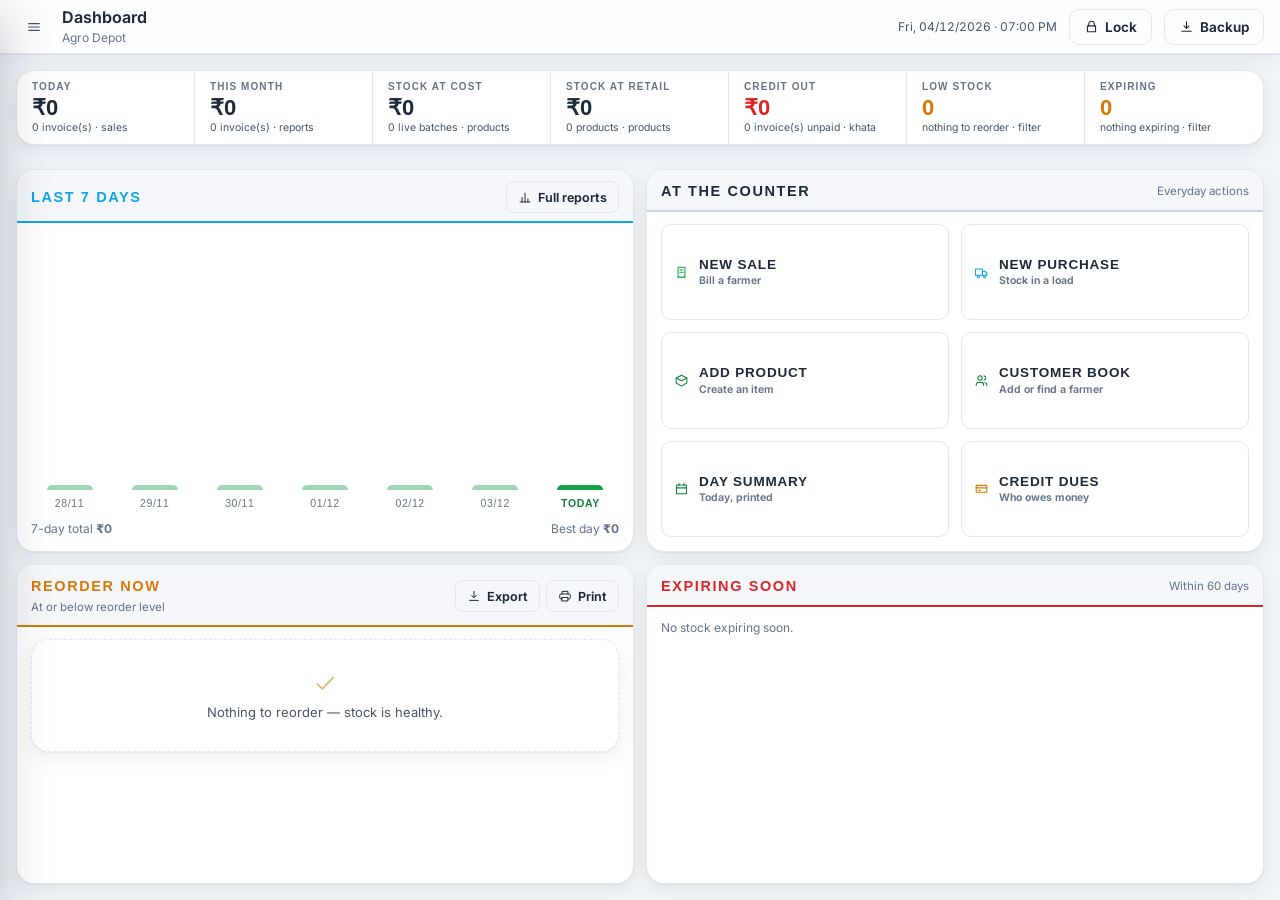
<file: src/assets/index.html>
<!DOCTYPE html>
<html lang="en">
<head>
  <meta charset="UTF-8" />
  <meta name="viewport" content="width=device-width, initial-scale=1.0" />
  <meta http-equiv="Content-Security-Policy" content="object-src 'none'; base-uri 'none'; form-action 'none'" />
  <meta name="referrer" content="no-referrer" />
  <title>Fertilizer Shop Inventory</title>
  <link rel="icon" type="image/x-icon" href="assets/app.ico" />
  <link rel="icon" type="image/svg+xml" href="assets/logo.svg" />
  <link rel="stylesheet" href="css/fonts.css" />
  <link rel="stylesheet" href="css/styles.css" />
  <script>try { var t = localStorage.getItem("fs_theme"); if (t) document.documentElement.setAttribute("data-theme", t); } catch (e) {}</script>
</head>
<body>
  <div id="app" class="app-shell">
    <aside class="sidebar" id="sidebar">
      <div class="brand">
        <div class="brand-logo" aria-hidden="true">
          <svg viewBox="0 0 64 64" width="26" height="26"><g fill="none" stroke="currentColor" stroke-width="5" stroke-linecap="round"><path d="M32 47V27"/><path d="M19 47q13-6 26 0"/></g><path fill="currentColor" d="M32 32c-9 0-15-6-15-14 9 0 15 6 15 14Z"/><path fill="currentColor" d="M32 27c0-8 6-14 15-14 0 8-6 14-15 14Z"/></svg>
        </div>
        <div class="brand-text">
          <strong id="brand-name">Agro Depot</strong>
          <span>Inventory Manager</span>
        </div>
      </div>
      <nav class="nav" id="nav">
        <button class="nav-item active" data-view="dashboard"><i class="ico" data-ico="grid"></i> Dashboard</button>
        <div class="nav-group">Sell</div>
        <button class="nav-item" data-view="pos"><i class="ico" data-ico="sale"></i> Point of Sale</button>
        <button class="nav-item" data-view="sales"><i class="ico" data-ico="cart"></i> Sales History</button>
        <button class="nav-item" data-view="customers"><i class="ico" data-ico="users"></i> Customers</button>
        <button class="nav-item" data-view="credit"><i class="ico" data-ico="card"></i> Credit Book</button>
        <div class="nav-group">Stock</div>
        <button class="nav-item" data-view="products"><i class="ico" data-ico="box"></i> Products</button>
        <button class="nav-item" data-view="stockhist"><i class="ico" data-ico="clock"></i> Stock History</button>
        <div class="nav-group">Buy</div>
        <button class="nav-item" data-view="purchases"><i class="ico" data-ico="truck"></i> Purchases</button>
        <button class="nav-item" data-view="payables"><i class="ico" data-ico="cash"></i> Payables</button>
        <button class="nav-item" data-view="suppliers"><i class="ico" data-ico="factory"></i> Suppliers</button>
        <div class="nav-group">Insight</div>
        <button class="nav-item" data-view="reports"><i class="ico" data-ico="chart"></i> Reports</button>
        <div class="nav-group">System</div>
        <button class="nav-item" data-view="settings"><i class="ico" data-ico="gear"></i> Settings</button>
      </nav>
      <div class="sidebar-foot">
        <div class="offline-badge" title="All data is stored locally on this computer">
          <span class="dot"></span> Offline &middot; Local data
        </div>
      </div>
    </aside>

    <div class="main">
      <header class="topbar">
        <button class="icon-btn menu-toggle" id="menu-toggle" title="Menu"><i class="ico" data-ico="hamburger"></i></button>
        <div class="topbar-title">
          <h1 id="page-title">Dashboard</h1>
          <span id="page-sub" class="page-sub"></span>
        </div>
        <div class="topbar-right">
          <div class="clock" id="clock"></div>
          <button class="btn btn-ghost" id="quick-lock" title="Lock the app now (requires a PIN)"><i class="ico" data-ico="lock"></i><span class="btn-t"> Lock</span></button>
          <button class="btn btn-ghost" id="quick-export" title="Download a backup of all data"><i class="ico" data-ico="download"></i><span class="btn-t"> Backup</span></button>
        </div>
      </header>

      <main class="content" id="view" aria-live="polite">
        <div class="loading">Loading…</div>
      </main>
    </div>
  </div>

  <div id="modal-root"></div>
  <div id="toast-root" class="toast-root"></div>
  <div id="print-area" class="print-area"></div>

  <noscript>
    <div style="padding:24px;font-family:sans-serif">This app requires JavaScript. Please enable it and reload.</div>
  </noscript>

  <script src="js/shared/util.js"></script>
  <script src="js/backend/db.js"></script>
  <script src="js/backend/store.js"></script>
  <script src="js/frontend/qrcode.js"></script>
  <script src="js/frontend/ui.js"></script>
  <script src="js/frontend/views-core.js"></script>
  <script src="js/frontend/view-dashboard.js"></script>
  <script src="js/frontend/view-pos.js"></script>
  <script src="js/frontend/view-products.js"></script>
  <script src="js/frontend/view-sales.js"></script>
  <script src="js/frontend/view-customers.js"></script>
  <script src="js/frontend/view-credit.js"></script>
  <script src="js/frontend/view-purchases.js"></script>
  <script src="js/frontend/view-payables.js"></script>
  <script src="js/frontend/view-suppliers.js"></script>
  <script src="js/frontend/view-stockhist.js"></script>
  <script src="js/frontend/view-reports.js"></script>
  <script src="js/frontend/view-settings.js"></script>
  <script src="js/frontend/app.js"></script>
</body>
</html>
</file>
<file: src/assets/css/fonts.css>
/* Inter, vendored from Google Fonts (variable latin subset).
   Bundled locally: the APK runs offline and the page CSP has no remote source. */
@font-face {
  font-family: "Inter";
  font-style: normal;
  font-weight: 100 900;
  font-display: swap;
  src: url("../fonts/inter-var-latin.woff2") format("woff2");
  unicode-range: U+0000-00FF, U+0131, U+0152-0153, U+02BB-02BC, U+02C6, U+02DA, U+02DC,
    U+0304, U+0308, U+0329, U+2000-206F, U+2074, U+20AC, U+2122, U+2191, U+2193, U+2212,
    U+2215, U+FEFF, U+FFFD;
}
</file>
<file: src/assets/css/styles.css>
/* =========================================================
   Fertilizer Shop Inventory — offline local web app
   Self-contained styles (no external fonts / CDNs)
   ========================================================= */

:root {
  color-scheme: light;
  --bg: #0f1720;
  --bg-soft: #16212c;
  --panel: #ffffff;
  --panel-2: #f5f7fa;
  --border: #e2e8f0;
  --border-strong: #cbd5e1;
  --text: #1e293b;
  --text-soft: #475569;
  --text-mute: #64748b;
  --brand: #16a34a;
  --brand-dark: #15803d;
  --brand-soft: #dcfce7;
  --accent: #0ea5e9;
  --danger: #dc2626;
  --danger-soft: #fee2e2;
  --warn: #d97706;
  --warn-soft: #fef3c7;
  --info: #2563eb;
  --info-soft: #dbeafe;
  --brand-rgb: 34,197,94;
  --brand-ring: rgba(22,163,74,.15);
  --brand-shadow: rgba(22,163,74,.12);
  --row-hover: #f8fafc;
  --chip-gray: #eef2f6;
  --overlay: rgba(15,23,32,.55);
  --radius: 11px;
  --radius-sm: 8px;
  /* Signage faces for the products shelf — Bahnschrift (DIN) ships with Windows, so it stays offline.
     Roboto Condensed is the matching DIN-ish face on Android (the APK), so the signage survives there. */
  --font-slab: "Bahnschrift SemiCondensed", "Bahnschrift Condensed", "Bahnschrift", "DIN Alternate", "Arial Narrow", "Roboto Condensed", "sans-serif-condensed", "Segoe UI", sans-serif;
  --font-num: "Bahnschrift", "DIN Alternate", "Roboto Condensed", "sans-serif-condensed", "Segoe UI", sans-serif;
  /* Motion: exponential ease-out, everything entering the screen. Tuned for a
     120Hz counter/tablet screen — a frame is 8.3ms, so entrances are short and
     only what the eye can follow is animated. */
  --ease-out: cubic-bezier(.16, 1, .3, 1);
  --dur-1: 110ms;
  --dur-2: 180ms;
  --dur-3: 320ms;
  --sack: repeating-linear-gradient(135deg, rgba(15, 23, 32, .022) 0 2px, transparent 2px 7px);
  --shadow: 0 1px 2px rgba(16, 24, 40, .06), 0 6px 20px rgba(16, 24, 40, .07);
  --shadow-lg: 0 16px 48px rgba(16, 24, 40, .24);
  --sidebar-w: 232px;
  /* One rhythm for the space between things that sit beside each other: cards,
     tiles, form rows. Toolbar buttons keep their own tighter gap. */
  --gap: 12px;
}

* { box-sizing: border-box; }
html, body { height: 100%; }
body {
  margin: 0;
  font-family: "Segoe UI", system-ui, -apple-system, Roboto, Arial, sans-serif;
  color: var(--text);
  background: var(--panel-2);
  font-size: 13.5px;
  line-height: 1.45;
  -webkit-font-smoothing: antialiased;
}
button, input, select, textarea { font-family: inherit; font-size: inherit; }
h1, h2, h3, h4 { margin: 0; font-weight: 650; }
a { color: var(--brand-dark); text-underline-offset: 2px; }

/* ---------- Browser surfaces, themed rather than left to defaults ---------- */
::selection { background: var(--brand-soft); color: var(--brand-dark); }
input, textarea, select { caret-color: var(--brand); }
:focus-visible { outline: 2px solid var(--brand); outline-offset: 2px; }
* { scrollbar-width: thin; scrollbar-color: var(--border-strong) transparent; }
::-webkit-scrollbar { width: 11px; height: 11px; }
::-webkit-scrollbar-track { background: transparent; }
::-webkit-scrollbar-thumb { background: var(--border-strong); border: 3px solid transparent; border-radius: 99px; background-clip: padding-box; }
::-webkit-scrollbar-thumb:hover { background: var(--text-mute); background-clip: padding-box; }
.num, .tabular { font-variant-numeric: tabular-nums; }

/* ---------- App shell ---------- */
.app-shell { display: flex; min-height: 100vh; }

/* The rail is a drawer at every width. Standing in the layout it cost 231px of
   the counter Pad's 1334px, which is the difference between three product
   columns on the billing shelf and five — and a Pad now uses one navigation
   gesture in both orientations, the same one a phone already used. */
.sidebar {
  width: var(--sidebar-w);
  background: linear-gradient(180deg, #10231a 0%, #0f1720 100%);
  color: #cbd5e1;
  display: flex;
  flex-direction: column;
  position: fixed;
  z-index: 60;
  left: 0;
  top: 0;
  height: 100vh;
  transform: translateX(-100%);
  transition: transform var(--dur-2) var(--ease-out);
  box-shadow: var(--shadow-lg);
}
.sidebar.open { transform: none; }
.brand {
  display: flex; align-items: center; gap: 9px;
  padding: 14px 14px 11px;
  border-bottom: 1px solid rgba(255,255,255,.07);
}
.brand-logo {
  width: 34px; height: 34px; border-radius: 9px;
  background: var(--brand); color: #06210f;
  display: grid; place-items: center; flex: 0 0 auto;
}
.brand-text { display: flex; flex-direction: column; line-height: 1.15; min-width: 0; }
.brand-text strong { color: #fff; font-size: 13.5px; white-space: nowrap; overflow: hidden; text-overflow: ellipsis; }
.brand-text span { color: #7f97a8; font-size: 11px; letter-spacing: .04em; text-transform: uppercase; }

.nav { padding: 8px; display: flex; flex-direction: column; gap: 3px; overflow-y: auto; flex: 1; }
.nav-item {
  display: flex; align-items: center; gap: 10px;
  min-height: 38px; padding: 8px 12px; border-radius: 9px;
  background: transparent; border: 0; color: #b6c4d2;
  cursor: pointer; text-align: left; width: 100%;
  font-size: 13.5px; font-weight: 550; transition: background .15s, color .15s;
}
.nav-item .ico { width: 19px; height: 19px; opacity: .8; }
.nav-item:hover { background: rgba(255,255,255,.06); color: #fff; }
.nav-item.active { background: linear-gradient(90deg, rgba(var(--brand-rgb),.22), rgba(var(--brand-rgb),.06)); color: #fff; box-shadow: inset 3px 0 0 var(--brand); }
.nav-group { margin: 12px 12px 4px; font-size: 11px; letter-spacing: .09em; text-transform: uppercase; color: #8aa0b2; font-weight: 600; }
.nav-group:first-child { margin-top: 2px; }

.sidebar-foot { padding: 12px 16px 16px; border-top: 1px solid rgba(255,255,255,.07); }
.offline-badge { display: flex; align-items: center; gap: 7px; font-size: 11px; color: #7f97a8; }
.offline-badge .dot { width: 7px; height: 7px; border-radius: 50%; background: #22c55e; border: 1px solid rgba(34,197,94,.45); }

.main { flex: 1; min-width: 0; display: flex; flex-direction: column; }

.topbar {
  /* auto height, not a fixed 54px: a two-line page title plus its subtitle is 58px and
     used to spill out of the bar on a tablet held upright. */
  min-height: 54px; background: var(--panel); border-bottom: 1px solid var(--border);
  display: flex; align-items: center; gap: 10px; padding: 0 16px;
  position: sticky; top: 0; z-index: 20;
}
.topbar-title { display: flex; flex-direction: column; min-width: 0; flex: 1; }
.topbar-title h1 { font-size: 16px; }
.page-sub { font-size: 12px; color: var(--text-mute); }
.topbar-right { display: flex; align-items: center; gap: 12px; }
.clock { font-size: 12px; color: var(--text-soft); font-variant-numeric: tabular-nums; white-space: nowrap; }
.menu-toggle { display: inline-flex; }
.icon-btn.menu-toggle { display: inline-flex; }

.content { padding: 16px; flex: 1; display: flex; flex-direction: column; }
/* A column of flex items would shrink to fit the box, which on a long page means
   the ledger silently squashes instead of scrolling. Nothing gives height up; the
   working screens ask for the leftover explicitly below. */
.content > * { flex-shrink: 0; }
/* The counter Pad is 800 CSS px tall and these two screens used to stop 161px and
   110px above the bottom edge, leaving a band of bare page background under the
   cards. Both dashboard rows share the slack; the POS grid takes all of it. */
.content > .grid.cols-2.mt, .content > .pos { flex-grow: 1; }
/* The view fade used to sit here. It animated every node on the screen at once,
   on top of the reveal wave, so a screen change cost a full-page composite;
   the reveal alone carries the entrance now. */
.loading { padding: 48px; text-align: center; color: var(--text-mute); }

/* ---------- Generic components ---------- */
.card {
  background-color: var(--panel); background-image: var(--sack);
  border: 1px solid var(--border);
  border-radius: var(--radius); box-shadow: var(--shadow); padding: 14px;
  display: flex; flex-direction: column;
}
/* A card in a two-column row is stretched to its taller neighbour. Without this
   the leftover height sits as a hole at the bottom of the shorter card; with it
   the launcher tiles and the ledger share the card out instead. */
.card > .quick-grid { flex: 1; grid-auto-rows: 1fr; }
.card > .table-wrap, .card > .ptiles { flex: 1; }
/* A card head is a shelf sign: DIN lettering over a band rule that runs edge to edge.
   --band-c is set only where a section carries meaning (a category, money in/out, credit). */
.card-head {
  position: relative; display: flex; align-items: center; justify-content: space-between; gap: 10px;
  margin: -14px -14px 12px; padding: 11px 14px 8px;
  border-bottom: 2px solid var(--band-c, var(--border-strong));
  border-radius: var(--radius) var(--radius) 0 0;
}
.card-head h2 { font-family: var(--font-slab); font-size: 14.5px; font-weight: 700; letter-spacing: .11em; text-transform: uppercase; color: var(--band-c, var(--text)); }
.card-head .sub { font-size: 11.5px; color: var(--text-mute); font-weight: 400; }
.section-title { font-family: var(--font-slab); font-size: 12.5px; font-weight: 700; text-transform: uppercase; letter-spacing: .12em; color: var(--text-soft); margin: 0 0 9px; padding-bottom: 5px; border-bottom: 1px solid var(--border); }

.grid { display: grid; gap: var(--gap); }
/* A grid track will not shrink below its content min-width, so a wide ledger inside a
   card can push the whole page sideways instead of scrolling inside its own wrapper.
   This belonged at every width; it only ever applied on a phone. */
.grid > *, .card { min-width: 0; }
.grid.cols-2 { grid-template-columns: repeat(2, 1fr); }
.grid.cols-3 { grid-template-columns: repeat(3, 1fr); }
.grid.cols-4 { grid-template-columns: repeat(4, 1fr); }
.stack { display: flex; flex-direction: column; gap: 12px; }
.row { display: flex; gap: 9px; align-items: center; flex-wrap: wrap; }
.spread { display: flex; gap: 9px; align-items: center; justify-content: space-between; flex-wrap: wrap; }
.tk { font-family: var(--font-slab); font-size: 10.5px; letter-spacing: .1em; text-transform: uppercase; color: var(--text-mute); font-weight: 700; }
.grow { flex: 1; min-width: 0; }
.mt { margin-top: 12px; }
.mt-sm { margin-top: 8px; }
.muted { color: var(--text-mute); }
.soft { color: var(--text-soft); }
.small { font-size: 12px; }
.right { text-align: right; }
.center { text-align: center; }
.nowrap { white-space: nowrap; }
.tabular { font-variant-numeric: tabular-nums; }

button.badge { border: 0; font-family: inherit; cursor: pointer; }
button.badge:hover { filter: brightness(.95); }

/* Buttons */
.btn {
  display: inline-flex; align-items: center; justify-content: center; gap: 6px;
  min-height: 36px; padding: 8px 14px; border-radius: var(--radius-sm); border: 1px solid var(--border-strong);
  background: var(--panel); color: var(--text); cursor: pointer; font-weight: 650; font-size: 13.5px;
  transition: filter .12s, background .12s, border-color .12s, transform .05s; white-space: nowrap;
}
.btn:hover { filter: brightness(.97); }
.btn:active { transform: translateY(1px); }
.btn:disabled { opacity: .5; cursor: not-allowed; }
.btn-primary { background: var(--brand); border-color: var(--brand); color: #fff; }
.btn-primary:hover { background: var(--brand-dark); border-color: var(--brand-dark); filter: none; }
.btn-danger { background: var(--danger); border-color: var(--danger); color: #fff; }
.btn-ghost { background: transparent; border-color: var(--border); }
.btn-sm { min-height: 32px; padding: 6px 11px; font-size: 12.5px; border-radius: 8px; }
.btn-block { width: 100%; }
.icon-btn { background: transparent; border: 1px solid transparent; border-radius: 8px; cursor: pointer; padding: 7px 9px; min-width: 34px; min-height: 34px; color: var(--text-soft); font-size: 16px; display: inline-flex; align-items: center; justify-content: center; }
.icon-btn:hover { background: var(--panel-2); color: var(--text); }

/* Drawn icons (see H.ico) — inherit the control's colour */
.ico { width: 16px; height: 16px; flex: 0 0 auto; fill: none; stroke: currentColor; stroke-width: 1.7; stroke-linecap: round; stroke-linejoin: round; }

/* Counter launcher — the buttons a shopkeeper hits all day */
.quick-grid { display: grid; grid-template-columns: repeat(2, minmax(0, 1fr)); gap: var(--gap); }
.quick { display: flex; align-items: center; gap: 10px; min-height: 46px; padding: 8px 12px; text-align: left; justify-content: flex-start; }
.quick .ico { width: 20px; height: 20px; color: var(--band-c, var(--brand-dark)); }
.quick b { font-family: var(--font-slab); font-size: 13.5px; font-weight: 700; letter-spacing: .06em; text-transform: uppercase; display: block; line-height: 1.2; }
.quick i { font-style: normal; font-size: 10.5px; color: var(--text-mute); display: block; margin-top: 1px; }
.quick:hover { border-color: var(--band-c, var(--brand)); }

/* Tables — the shop ledger: DIN micro-headers, tabular numerals, hairline rules */
.table-wrap { overflow-x: auto; border: 1px solid var(--border); border-radius: var(--radius); background: var(--panel); }
/* width:100% let the browser squeeze a column below its own content, which is how
   "INV-0001-ECT" ended up on three lines and each row on a phone three rows tall.
   Columns now keep their natural width and the wrapper scrolls instead. */
table.data { width: auto; min-width: 100%; border-collapse: collapse; }
/* The first column of every ledger here is an identifier — invoice no, product name,
   batch no. Hyphens let it break mid-word, and the auto algorithm happily starves it
   while other columns take their full width, so a bill number ended up three lines
   tall. Identifiers read as one token or not at all. */
table.data th:first-child, table.data td:first-child { white-space: nowrap; }
table.data th, table.data td { padding: 9px 12px; text-align: left; border-bottom: 1px solid var(--border); }
table.data th { background: var(--panel-2); font-family: var(--font-slab); font-size: 10.5px; letter-spacing: .11em; text-transform: uppercase; color: var(--text-soft); font-weight: 700; position: sticky; top: 0; border-bottom: 2px solid var(--band-c, var(--border-strong)); }
table.data tbody tr { transition: background var(--dur-1) ease; }
table.data tbody tr:hover { background: var(--row-hover); }
table.data tbody tr:last-child td { border-bottom: 0; }
table.data td.num, table.data th.num { text-align: right; font-variant-numeric: tabular-nums; }
table.data td.num { font-family: var(--font-num); font-weight: 600; font-size: 13.5px; }
table.data .actions { display: flex; gap: 6px; justify-content: flex-end; }
.empty-row td { text-align: center; padding: 30px 18px; }
.er-in { display: flex; flex-direction: column; align-items: center; gap: 7px; color: var(--text-soft); font-size: 13px; }
.er-in .ico { width: 24px; height: 24px; color: var(--band-c, var(--text-mute)); opacity: .55; }
.er-in .er-hint { font-size: 11.5px; color: var(--text-mute); }
.total-row td { font-family: var(--font-num); font-weight: 700; background: var(--panel-2); border-top: 2px solid var(--border-strong); }
table.data tbody tr[data-pid] { cursor: pointer; }
table.data tbody tr[data-pid]:hover td:first-child { box-shadow: inset 2px 0 0 var(--band-c, var(--brand)); }

/* Badges */
.badge { display: inline-flex; align-items: center; gap: 5px; padding: 3px 9px; border-radius: 999px; font-size: 11.5px; font-weight: 650; line-height: 1.5; white-space: nowrap; }
/* A 999px radius is a pill; two lines inside it is not. "Due ₹825" used to break in
   a narrow Payment column and render as a wrapped blob. */
.badge.green { background: var(--brand-soft); color: var(--brand-dark); }
.badge.red { background: var(--danger-soft); color: #b91c1c; }
.badge.amber { background: var(--warn-soft); color: #b45309; }
.badge.blue { background: var(--info-soft); color: #1d4ed8; }
.badge.gray { background: var(--chip-gray); color: var(--text-soft); }
.badge.teal { background: #ccfbf1; color: #0f766e; }

/* Forms */
.field { display: flex; flex-direction: column; gap: 5px; }
.field > label { font-size: 12px; font-weight: 600; color: var(--text-soft); }
.field .hint { font-size: 11px; color: var(--text-mute); }
.input, .select, .textarea {
  width: 100%; min-height: 36px; padding: 8px 10px; border: 1px solid var(--border-strong); border-radius: var(--radius-sm);
  background: var(--panel); color: var(--text); font-size: 13.5px; transition: border-color .12s, box-shadow .12s;
}
.input:focus, .select:focus, .textarea:focus { outline: 2px solid var(--brand); outline-offset: 1px; border-color: var(--brand); }
.textarea { min-height: 64px; resize: vertical; }
.input.invalid, .select.invalid, .textarea.invalid { border-color: var(--danger); box-shadow: 0 0 0 3px rgba(220,38,38,.12); }
/* The field is focused when it is rejected, so the focus ring must not argue with it. */
.input.invalid:focus, .select.invalid:focus, .textarea.invalid:focus { outline-color: var(--danger); }
.form-grid { display: grid; grid-template-columns: repeat(2, 1fr); gap: var(--gap); }
.form-grid .full { grid-column: 1 / -1; }
/* Short, related fields — a phone, an email, a GSTIN — read faster three across
   than as another row of the two-column grid. Guarded by width so a phone still
   gets one field per line. */
@media (min-width: 761px) { .form-grid.thirds { grid-template-columns: repeat(3, 1fr); } }
/* The 44px label floor lines up a label that carries a tap target with a plain
   text one beside it. A form whose labels are all plain text pays that floor for
   nothing, so it opts out and the card stops being two screens tall. */
.form-grid.lab-tight .field > label { display: block; min-height: 0; }
/* Two-tier forms: what a transaction needs stays open, the shop's optional
   detail folds away behind one disclosure used by every screen. */
.form-fold { margin-top: 13px; border-top: 1px solid var(--border); }
.pf-check .checkbox { min-height: 36px; color: var(--text-soft); }
.fold-btn {
  display: flex; align-items: center; gap: 9px; width: 100%; min-height: 44px; padding: 10px 2px;
  background: none; border: 0; text-align: left; cursor: pointer; font: inherit; color: var(--text-soft);
}
.fold-btn:hover { color: var(--text); }
.fold-btn .fold-t { font-family: var(--font-slab); font-size: 12.5px; font-weight: 700; letter-spacing: .11em; text-transform: uppercase; }
.fold-btn .fold-hint { font-size: 11.5px; color: var(--text-mute); letter-spacing: 0; text-transform: none; }
.fold-btn .ico { width: 15px; height: 15px; flex: 0 0 auto; transition: transform var(--dur-1) var(--ease-out); }
.fold-btn[aria-expanded="true"] .ico { transform: rotate(90deg); }
.fold-body { margin-top: 4px; }
.fold-body .section-title { margin-top: 6px; }
/* One purchase line: product, batch, mfg, expiry, qty, cost, remove. */
.pu-row { display: grid; grid-template-columns: 2.4fr 1fr 1fr 1fr .8fr 1fr auto; gap: 8px; align-items: end; margin-bottom: 8px; }
.pu-row .pu-prod { grid-column: span 1; }
.checkbox { display: inline-flex; align-items: center; gap: 8px; cursor: pointer; font-weight: 500; }
.checkbox input { width: 17px; height: 17px; accent-color: var(--brand); }
.search {
  display: flex; align-items: center; gap: 7px; min-height: 36px; background: var(--panel);
  border: 1px solid var(--border-strong); border-radius: var(--radius-sm); padding: 0 10px;
}
.search input { border: 0; padding: 8px 0; width: 100%; background: transparent; outline: none; color: var(--text); font-size: 13.5px; text-overflow: ellipsis; }
.search input::placeholder { color: var(--text-mute); }
.search .s-clear {
  display: none; border: 0; background: transparent; color: var(--text-mute);
  cursor: pointer; font-size: 13px; line-height: 1; padding: 5px 2px; border-radius: 6px;
}
.search input:not(:placeholder-shown) ~ .s-clear { display: flex; align-items: center; }
.search .s-clear:hover { color: var(--text); background: var(--panel-2); }
.search .s-ico { color: var(--text-mute); }
.search .s-clear .ico { width: 13px; height: 13px; }

/* Inline text button (e.g. inside a field label) */
.link-btn { border: 0; background: none; padding: 0; cursor: pointer; color: var(--brand-dark); font-size: 11px; font-weight: 650; }
.link-btn:hover { text-decoration: underline; }

/* Customer book rows */
.cp-row { display: flex; align-items: center; gap: 10px; padding: 8px 10px; margin-bottom: 6px; border: 1px solid var(--border); border-radius: var(--radius-sm); background: var(--panel-2); }
.cp-main { flex: 1 1 auto; min-width: 0; }
.cp-meta { display: flex; align-items: center; gap: 6px; flex-wrap: wrap; }
.cp-act { display: flex; gap: 6px; flex-shrink: 0; }
@media (max-width: 640px) { .cp-row { flex-wrap: wrap; } .cp-meta { flex: 1 1 100%; } }

/* Toolbar */
.toolbar { position: relative; display: flex; gap: 8px; align-items: center; flex-wrap: wrap; padding-bottom: 10px; margin-bottom: 12px; border-bottom: 2px solid var(--band-c, var(--border)); }
.toolbar::after {
  content: ""; position: absolute; left: 0; right: 0; bottom: -2px; height: 2px;
  background: var(--band-c, var(--border-strong)); transform-origin: left center;
  animation: draw var(--dur-3) var(--ease-out) both;
}
.toolbar .search { flex: 1; min-width: 180px; }
/* A date range is one thought: "from" and "to" belong to the same pair. The group
   used to shrink and wrap its own second field onto the next line, orphaning the
   "to" label. Below the phone breakpoint it may still wrap, because there the
   fields genuinely cannot share a line. */
@media (min-width: 760px) { .toolbar .row { flex-wrap: nowrap; } }

/* Export popover — shared by every list's ⬇ Export button */
.btn-export.open { border-color: var(--brand); background: var(--brand-soft); color: var(--brand-dark); }
.exp-pop {
  position: fixed; z-index: 150; width: 320px; max-width: calc(100vw - 24px);
  background: var(--panel); border: 1px solid var(--border-strong); border-radius: var(--radius);
  box-shadow: var(--shadow-lg); overflow: hidden;
  animation: expIn .14s ease-out;
}
@keyframes expIn { from { opacity: 0; transform: translateY(-4px); } to { opacity: 1; transform: none; } }
.exp-head { display: flex; align-items: flex-start; gap: 10px; padding: 12px 10px 12px 14px; border-bottom: 1px solid var(--border); background: var(--panel-2); }
.exp-head strong { font-size: 13.5px; }
.exp-sub { font-size: 11.5px; color: var(--text-mute); }
.exp-head .exp-x { margin-left: auto; }
.exp-body { padding: 12px 14px 13px; }
.exp-lbl { font-size: 10.5px; font-weight: 700; letter-spacing: .07em; text-transform: uppercase; color: var(--text-mute); margin-bottom: 6px; display: flex; align-items: center; gap: 6px; }
.exp-body .exp-lbl + .exp-scope, .exp-body .exp-lbl + .exp-cols { margin-bottom: 13px; }
.exp-n { background: var(--chip-gray); color: var(--text-soft); border-radius: 999px; padding: 1px 7px; font-size: 10.5px; letter-spacing: 0; }
.exp-scope { display: grid; gap: 6px; }
.exp-opt {
  display: flex; align-items: flex-start; gap: 9px; padding: 8px 10px; cursor: pointer;
  border: 1px solid var(--border); border-radius: var(--radius-sm); background: var(--panel);
  transition: border-color .12s, background .12s;
}
.exp-opt:hover { border-color: var(--border-strong); }
.exp-opt.sel { border-color: var(--brand); background: var(--brand-soft); }
.exp-opt input { margin: 2px 0 0; accent-color: var(--brand); }
.exp-opt span { display: flex; flex-direction: column; line-height: 1.35; }
.exp-opt b { font-size: 12.5px; }
.exp-opt i { font-style: normal; font-size: 11px; color: var(--text-mute); }
.exp-cols { display: flex; flex-wrap: wrap; gap: 5px; max-height: 104px; overflow: auto; }
.exp-cols span { font-size: 11px; padding: 2px 8px; border-radius: 999px; background: var(--chip-gray); color: var(--text-soft); white-space: nowrap; }
.exp-cols .exp-none { color: var(--text-mute); background: none; padding-left: 0; }
.exp-count { font-size: 11.5px; color: var(--text-mute); border-top: 1px dashed var(--border); padding-top: 10px; }
.exp-count strong { color: var(--text); font-size: 13px; }
.exp-foot { display: flex; gap: 8px; padding: 10px 12px; border-top: 1px solid var(--border); background: var(--panel-2); }
.exp-foot .btn { flex: 1; }
@media (max-width: 640px) { .exp-pop { width: calc(100vw - 24px); } }

/* Modal */
.modal-overlay {
  /* No backdrop-filter: blurring the whole viewport re-renders every frame the
     dialog moves and every frame the page behind it scrolls. The scrim alone. */
  position: fixed; inset: 0; background: var(--overlay);
  display: flex; align-items: flex-start; justify-content: center; padding: 40px 16px; z-index: 100; overflow-y: auto;
}
/* A dialog is capped to the screen and scrolls its own body. The product detail
   sheet is 1086px tall on an 800px-tall Pad, which left its Close and Save
   buttons below the fold with no hint that the card continued. */
.modal {
  background: var(--panel); border: 1px solid var(--border); border-radius: var(--radius); box-shadow: var(--shadow-lg);
  width: 100%; max-width: 560px; max-height: calc(100vh - 80px); animation: pop var(--dur-2) var(--ease-out);
  display: flex; flex-direction: column;
}
.modal.wide { max-width: 860px; }
.modal.narrow { max-width: 420px; }
@keyframes pop { from { opacity: 0; transform: translateY(-10px); } to { opacity: 1; transform: none; } }
.modal-head {
  position: relative; display: flex; align-items: center; justify-content: space-between; gap: 10px;
  padding: 12px 15px 10px; margin-bottom: 4px; border-bottom: 2px solid var(--band-c, var(--border-strong));
}
.modal-head::after {
  content: ""; position: absolute; left: 0; right: 0; bottom: -2px; height: 2px;
  background: var(--band-c, var(--border-strong)); transform-origin: left center;
  animation: draw var(--dur-3) var(--ease-out) both;
}
.modal-head h3 { font-family: var(--font-slab); font-size: 14px; font-weight: 700; letter-spacing: .05em; color: var(--band-c, var(--text)); display: flex; align-items: center; gap: 8px; }
.modal-head h3 .ico { width: 17px; height: 17px; }
.modal-body { padding: 14px; flex: 1; min-height: 0; overflow-y: auto; }
.modal-foot { display: flex; gap: 8px; justify-content: flex-end; padding: 11px 15px; border-top: 1px solid var(--border); background: var(--panel-2); border-radius: 0 0 var(--radius) var(--radius); }

/* Toast */
.toast-root { position: fixed; right: 18px; bottom: 18px; z-index: 200; display: flex; flex-direction: column; gap: 10px; max-width: 360px; }
.toast {
  background: #0f1720; color: #e2e8f0; padding: 12px 15px; border-radius: 10px; box-shadow: var(--shadow-lg);
  display: flex; align-items: center; gap: 10px; animation: slide var(--dur-2) var(--ease-out);
}
.toast .ico { width: 16px; height: 16px; flex: 0 0 auto; color: var(--brand); }
.toast.error .ico { color: #f87171; }
.toast.warn .ico { color: #fbbf24; }
.toast .t-msg { flex: 1; }
@keyframes slide { from { opacity: 0; transform: translateX(20px); } to { opacity: 1; transform: none; } }

/* POS layout */
/* Both columns fill the same box, so the shelf and the bill finish at the same
   line instead of leaving a 104px step at the bottom of the working screen. */
.pos { display: grid; grid-template-columns: 1fr clamp(360px, 30vw, 420px); gap: var(--gap); align-items: stretch; }
.pos-catalog { max-height: calc(100vh - 90px); overflow-y: auto; padding-top: 0; }
.pos-topbar {
  position: sticky; top: 0; z-index: 6;
  display: flex; align-items: center; gap: 10px;
  /* Bleeds to the card's inner edge like every other card head, so its rule line
     is the same length as the one under "Shop details" or "Sales in range". */
  background: var(--panel); padding: 10px 14px 8px; margin: 0 -14px 8px;
  border-bottom: 1px solid var(--border);
}
.pos-topbar .ptb-count { font-size: 12px; font-weight: 650; color: var(--text-soft); background: var(--chip-gray); padding: 3px 9px; border-radius: 999px; }
.pos-topbar .ptb-total { margin-left: auto; font-size: 13px; color: var(--text-soft); }
.pos-topbar .ptb-total strong { font-family: var(--font-num); font-size: 19px; font-weight: 800; color: var(--brand-dark); font-variant-numeric: tabular-nums; margin-left: 4px; }
.pos-topbar #ptb-pay { min-width: 104px; }
.cat-chips { display: flex; gap: 6px; flex-wrap: wrap; margin-bottom: 10px; }
.chip { padding: 7px 13px; border-radius: 999px; border: 1px solid var(--border-strong); background: var(--panel); cursor: pointer; font-size: 13px; font-weight: 650; color: var(--text-soft); min-height: 34px; }
.chip.active { background: var(--brand); border-color: var(--brand); color: #fff; }
/* 168px minimum left the counter shelf one column short of five with the rail out
   of the way. Tile counts at other widths are unchanged: the columns stretch to
   fill either way, this only decides how many fit. */
.prod-grid { display: grid; grid-template-columns: repeat(auto-fill, minmax(158px, 1fr)); gap: var(--gap); }
.prod-card { display: flex; flex-direction: column; border: 1px solid var(--border); border-radius: 10px; padding: 10px; cursor: pointer; background: var(--panel); box-shadow: var(--shadow); content-visibility: auto; contain-intrinsic-size: auto 200px; transition: border-color var(--dur-1) var(--ease-out), box-shadow var(--dur-1) var(--ease-out), transform var(--dur-1) var(--ease-out); }
/* The lift is a mouse affordance. On touch, :hover sticks after a tap, so a
   finger would leave tiles raised and shadowed until the next tap elsewhere. */
@media (hover: hover) and (pointer: fine) {
  .prod-card:hover { border-color: var(--band-c, var(--brand)); box-shadow: var(--shadow-lg); transform: translateY(-2px); }
}
.prod-card:active { transform: translateY(1px); }
.prod-card.out { opacity: .55; cursor: not-allowed; box-shadow: none; }
.prod-card .p-name { font-weight: 650; font-size: 13px; line-height: 1.25; display: -webkit-box; -webkit-line-clamp: 2; -webkit-box-orient: vertical; overflow: hidden; overflow-wrap: anywhere; }
.prod-card .p-meta { font-size: 10.5px; color: var(--text-mute); margin-top: 3px; white-space: nowrap; overflow: hidden; text-overflow: ellipsis; }
/* Price and stock pinned to the foot of the card: a tile with a photo and one
   without share a row, and the two heights only look deliberate if the money
   line lands at the same y across the row. */
.prod-card .p-bot { display: flex; justify-content: space-between; align-items: center; margin-top: auto; padding-top: 8px; }
.prod-card .p-price { font-family: var(--font-num); font-weight: 700; font-size: 15.5px; color: var(--brand-dark); font-variant-numeric: tabular-nums; }

/* =========================================================
   Counter-ledger system — shared across every surface.
   Signage lettering, hue-coded bands, ledger rows, stock meters.
   ========================================================= */
[data-cat="Insecticide"] { --band-c: #dc2626; }
[data-cat="Fungicide"] { --band-c: #1e40af; }
[data-cat="Herbicide"] { --band-c: #ea580c; }
[data-cat="PGR"] { --band-c: #0891b2; }
[data-cat="Organic"] { --band-c: #65a30d; }
[data-hue="in"] { --band-c: var(--brand); }
[data-hue="due"] { --band-c: var(--warn); }
[data-hue="out"] { --band-c: var(--danger); }
[data-hue="info"] { --band-c: var(--accent); }

/* metrics ribbon — one dense strip in place of a row of stat cards */
.metrics { display: flex; flex-wrap: wrap; background-color: var(--panel); background-image: var(--sack); border: 1px solid var(--border); border-radius: var(--radius); box-shadow: var(--shadow); overflow: hidden; margin-bottom: 12px; }
.metrics .seg { padding: 9px 15px; min-width: 128px; flex: 1 1 128px; border-right: 1px solid var(--border); }
.metrics .seg:last-child { border-right: 0; }
.metrics .seg .k { font-family: var(--font-slab); font-size: 10px; font-weight: 600; letter-spacing: .11em; text-transform: uppercase; color: var(--text-mute); }
.metrics .seg .v { font-family: var(--font-num); font-size: 22px; font-weight: 700; line-height: 1.15; font-variant-numeric: tabular-nums; }
.metrics .seg .h { font-size: 10.5px; color: var(--text-soft); }
.metrics .seg.in .v { color: var(--brand-dark); }
.metrics .seg.info .v { color: var(--accent); }
.metrics .seg.warn .v, .metrics .seg.due .v { color: var(--warn); }
.metrics .seg.bad .v, .metrics .seg.out .v { color: var(--danger); }
.metrics .seg.warn .h, .metrics .seg.bad .h { color: var(--text-soft); }
.metrics .seg.act { cursor: pointer; transition: background var(--dur-1) ease; }
.metrics .seg.act:hover { background: var(--row-hover); }
.metrics .seg.act[aria-pressed="true"] { background: var(--brand-soft); }
.metrics .seg.act[aria-pressed="true"] .k { color: var(--brand-dark); }

/* filter bar + hue chips */
.filters { display: flex; gap: 8px; align-items: center; flex-wrap: wrap; margin-bottom: 9px; }
.filters .search { flex: 1; min-width: 190px; }
.cats { display: flex; gap: 6px; flex-wrap: wrap; margin-bottom: 14px; }
.cchip { display: inline-flex; align-items: center; gap: 6px; padding: 5px 11px; min-height: 29px; border-radius: 999px; border: 1px solid var(--border-strong); background: var(--panel); color: var(--text-soft); font-size: 12px; font-weight: 650; cursor: pointer; transition: background var(--dur-1) ease, color var(--dur-1) ease, border-color var(--dur-1) ease; }
.cchip .cdot { width: 8px; height: 8px; border-radius: 50%; background: var(--band-c, var(--brand)); flex: 0 0 auto; }
.cchip .cn { font-family: var(--font-num); font-size: 11px; opacity: .75; font-variant-numeric: tabular-nums; }
.cchip:hover { border-color: var(--band-c, var(--brand)); color: var(--text); }
.cchip.active { background: var(--band-c, var(--brand)); border-color: var(--band-c, var(--brand)); color: #fff; }
.cchip.active .cdot { background: rgba(255, 255, 255, .92); }
.cchip.active .cn { opacity: .85; }

/* band: a labelled rack sitting on the page ground — what hangs on it is the card */
.band { margin-bottom: 18px; }
.band-head { position: relative; display: flex; align-items: center; gap: 9px; flex-wrap: wrap; padding: 0 2px 8px; margin-bottom: 11px; border-bottom: 2px solid transparent; }
.band-head h2 { font-family: var(--font-slab); font-size: 15px; font-weight: 700; letter-spacing: .12em; text-transform: uppercase; color: var(--band-c, var(--text)); }
.band-head .bh-n { font-family: var(--font-num); font-size: 11px; color: var(--text-mute); border: 1px solid var(--border-strong); border-radius: 999px; padding: 1px 8px; }
.band-head .bh-val { margin-left: auto; font-size: 11px; color: var(--text-mute); }
.band-head .bh-val strong { font-family: var(--font-num); font-size: 13px; color: var(--text-soft); font-weight: 700; }

/* The one authored moment: every section rule racks out from its spine. */
.card-head::after, .band-head::after { content: ""; position: absolute; left: 0; right: 0; bottom: -2px; height: 2px; background: var(--band-c, var(--border-strong)); transform-origin: left center; animation: draw var(--dur-3) var(--ease-out) both; }
.band-head::after { animation-delay: calc(var(--i, 0) * 45ms); }
@keyframes draw { from { transform: scaleX(0); } to { transform: scaleX(1); } }

.ptiles { display: grid; grid-template-columns: repeat(auto-fill, minmax(198px, 1fr)); gap: var(--gap); }
/* A 270-tile shelf is 5,000 nodes. Skipping layout and paint for the tiles off
   screen is what keeps scrolling at panel rate; the intrinsic size keeps the
   scrollbar honest until a tile is actually measured. */
.ptile { position: relative; display: flex; flex-direction: column; padding: 10px 11px; background: var(--panel); border: 1px solid var(--border); border-radius: 10px; box-shadow: var(--shadow); cursor: pointer; overflow: hidden; content-visibility: auto; contain-intrinsic-size: auto 148px; transition: transform var(--dur-1) var(--ease-out), box-shadow var(--dur-1) var(--ease-out), border-color var(--dur-1) var(--ease-out); }

@media (hover: hover) and (pointer: fine) {
  .ptile:hover { transform: translateY(-2px); box-shadow: var(--shadow-lg); border-color: var(--band-c, var(--border-strong)); }
}
/* Touch needs a press state instead: the tile answers the tap, not the cursor. */
.ptile:active { transform: translateY(1px); }
.ptile:focus-visible { outline: 2px solid var(--band-c, var(--brand)); outline-offset: 2px; }
.ptile .pk { display: flex; gap: 9px; align-items: flex-start; }
.ptile .pk img, .ptile .pk .noimg { width: 44px; height: 44px; border-radius: 7px; object-fit: cover; border: 1px solid var(--border); background: var(--panel-2); flex: 0 0 auto; }
.ptile .pk .noimg { display: flex; align-items: center; justify-content: center; color: var(--text-mute); }
.ptile .pk .noimg .ico { width: 22px; height: 22px; opacity: .5; }
.ptile .pn { font-size: 12.8px; font-weight: 650; line-height: 1.24; display: -webkit-box; -webkit-line-clamp: 2; -webkit-box-orient: vertical; overflow: hidden; overflow-wrap: anywhere; }
.ptile .pm { font-size: 11px; color: var(--text-mute); margin-top: 2px; white-space: nowrap; overflow: hidden; text-overflow: ellipsis; }
.ptile .pflag { position: absolute; top: 7px; right: 8px; font-family: var(--font-slab); font-size: 11px; font-weight: 700; letter-spacing: .08em; background: var(--danger); color: #fff; padding: 1px 6px; border-radius: 4px; }
.ptile .pbody { flex: 1; min-width: 0; }
.ptile .pfoot { display: flex; align-items: baseline; gap: 7px; margin-top: 9px; }
.ptile .pstock { font-family: var(--font-num); font-size: 15.5px; font-weight: 700; font-variant-numeric: tabular-nums; }
.ptile.low .pstock { color: var(--warn); }
.ptile.out .pstock { color: var(--danger); }
.ptile.out .pk img { filter: grayscale(1); opacity: .45; }
.ptile .puom { font-size: 11px; color: var(--text-mute); }
.ptile .pprice { margin-left: auto; font-family: var(--font-num); font-size: 15px; font-weight: 700; color: var(--brand-dark); font-variant-numeric: tabular-nums; }
.ptile .pprice.need, .prod-card .p-price .need { font-family: var(--font-slab); font-size: 10.5px; font-weight: 700; letter-spacing: .09em; color: var(--warn); border-bottom: 1px dashed var(--warn); padding-bottom: 1px; }
.meter { height: 3px; border-radius: 2px; background: var(--chip-gray); overflow: hidden; margin-top: 7px; }
.meter i { display: block; height: 100%; width: var(--mw, 0%); background: var(--brand); }
.ptile.low .meter i { background: var(--warn); }
.ptile.out .meter i { background: var(--danger); }
.ptile.fresh .pstock { color: var(--text-mute); }
.ptile.fresh .meter i { background: var(--border-strong); }
.ptile .pquick { display: flex; gap: 6px; margin-top: 8px; padding-top: 7px; border-top: 1px solid var(--border); }
.ptile .pquick button { flex: 1; font-family: var(--font-slab); font-size: 10px; font-weight: 700; letter-spacing: .08em; text-transform: uppercase; min-height: 24px; border: 1px solid var(--border-strong); border-radius: 6px; background: var(--panel-2); color: var(--text-soft); cursor: pointer; transition: background var(--dur-1) ease, color var(--dur-1) ease, border-color var(--dur-1) ease; }
.ptile .pquick button:hover { background: var(--brand-soft); border-color: var(--brand); color: var(--brand-dark); }
@keyframes riseIn { from { opacity: 0; transform: translateY(8px); } to { opacity: 1; transform: none; } }

/* The page-open reveal: each group rises in a short wave. H.reveal() marks the
   children once per view entry, so a search repaint never replays it. */
.rv {
  animation: riseIn var(--rv-dur, var(--dur-2)) var(--ease-out) both;
  animation-delay: calc((var(--b, 0) + var(--i, 0)) * var(--rv-step, 40ms));
}
.ptiles { --rv-step: 14ms; --rv-dur: var(--dur-3); }
.cats { --rv-step: 26ms; }
.table-wrap > table > tbody { --rv-step: 26ms; }
@media (max-width: 1180px) { .ptiles { grid-template-columns: repeat(auto-fill, minmax(172px, 1fr)); } }

/* Shared empty / not-found state for any surface */
.empty-state { text-align: center; padding: 30px 20px; color: var(--text-soft); background-color: var(--panel); background-image: var(--sack); border: 1px dashed var(--border-strong); border-radius: var(--radius); font-size: 13px; }
.empty-state .ico { display: block; width: 26px; height: 26px; margin: 0 auto 7px; color: var(--band-c, var(--text-mute)); opacity: .55; }
.empty-state .es-ico { font-size: 22px; opacity: .5; }
.empty-state .es-hint { font-size: 11.5px; color: var(--text-mute); margin-top: 3px; }

@media (prefers-reduced-motion: reduce) {
  .rv { animation-name: fadeIn; animation-delay: 0ms; }
  .card-head::after, .band-head::after, .toolbar::after, .modal-head::after { animation: none; }
  .exp-pop, .modal, .toast { animation: none; }
  .ptile:hover, .prod-card:hover, .ptile:active, .prod-card:active, .btn:active { transform: none; }
  .fold-btn .ico, .icon-btn .chev, .sidebar { transition: none; }
}
@keyframes fadeIn { from { opacity: 0 } to { opacity: 1 } }
.pcard-thumb { display: block; width: 100%; aspect-ratio: 1 / 1; height: auto; object-fit: cover; border-radius: 6px; margin-bottom: 8px; background: var(--panel-2); border: 1px solid var(--border); }
.pcard-thumb.none { display: flex; align-items: center; justify-content: center; color: var(--text-mute); opacity: .5; }
.pcard-thumb.none .ico { width: 30px; height: 30px; }
/* At the counter a card has one job: be tapped. With no photo on file, 194px of a
   298px card went to an empty frame around a leaf glyph, so only three products
   fitted on the tablet at once. Where there is no picture there is nothing to
   frame — the name, category band, price and stock carry the tile. */
.pos-catalog .pcard-thumb.none { display: none; }
.icon-btn .ico { width: 16px; height: 16px; }
.icon-btn .chev { transition: transform var(--dur-1) var(--ease-out); }
.icon-btn .chev.open { transform: rotate(90deg); }
.btn .ico { width: 15px; height: 15px; }
.btn-sm .ico { width: 14px; height: 14px; }
.chip .ico { width: 14px; height: 14px; }
.link-btn .ico { width: 14px; height: 14px; vertical-align: -2px; }
.prod-hero { display: flex; align-items: flex-end; gap: 14px; margin-bottom: 12px; }
.prod-hero img { max-height: 150px; max-width: 190px; border-radius: var(--radius-sm); border: 1px solid var(--border); object-fit: contain; background: var(--panel-2); }
.img-picker { display: flex; align-items: center; gap: 12px; }
.img-preview { width: 80px; height: 80px; border-radius: var(--radius-sm); border: 1px dashed var(--border-strong); background: var(--panel-2); display: flex; align-items: center; justify-content: center; overflow: hidden; flex: 0 0 auto; }
.img-preview img { width: 100%; height: 100%; object-fit: cover; }
.img-empty { font-size: 12px; color: var(--text-mute); }
.img-actions { display: flex; flex-direction: column; gap: 8px; }
.img-lightbox { text-align: center; }
.img-lightbox img { max-width: 100%; max-height: 70vh; border-radius: var(--radius-sm); }

/* The bill card is painted into a wrapper by the view, so stretching the grid
   column alone leaves the card at its content height inside a taller wrapper. */
#pos-cart { display: flex; min-width: 0; }
/* The floor keeps the bill at working height when a search or a category leaves
   the shelf with two tiles to fill, which would otherwise drag the row down. */
.cart { border: 1px solid var(--border); border-radius: var(--radius); background: var(--panel); box-shadow: var(--shadow); position: sticky; top: 66px; flex: 1; min-height: calc(100vh - 180px); display: flex; flex-direction: column; max-height: calc(100vh - 90px); }
.cart-head { padding: 9px 13px; border-bottom: 1px solid var(--border); font-weight: 650; display: flex; justify-content: space-between; align-items: center; }
.cart-items { overflow-y: auto; flex: 1; padding: 3px 7px; display: flex; flex-direction: column; }
.cart-line { display: flex; align-items: center; gap: 8px; flex: 0 0 auto; padding: 7px 8px; border-bottom: 1px dashed var(--border); }
.cart-line:last-child { border-bottom: 0; }
/* A pack photo in the line is what confirms you billed the right one when a
   brand ships several look-alike bags. Kept at the size of the text block so it
   never adds height — the cart panel is the tightest surface on the screen.
   No photo on file, no box reserved for one. */
.cart-line .cl-thumb { width: 34px; height: 34px; flex: 0 0 auto; object-fit: cover; border-radius: 6px; border: 1px solid var(--border); background: var(--panel-2); }
.cart-line .cl-text { flex: 1; min-width: 0; }
.cart-line .cl-name { font-weight: 650; font-size: 13px; }
.cart-line .cl-meta { font-size: 11.5px; color: var(--text-mute); }
/* The stepper used to sit on a third row of its own, which made every line 102px
   tall and left room for one item in the panel. Price/stock and the +/- controls
   share a row now: the line is the height of one tap target, not three. */
.cart-line .cl-row { display: flex; align-items: center; justify-content: space-between; gap: 8px; margin-top: 3px; }
.cart-line .cl-ctl { display: flex; align-items: center; gap: 6px; flex: 0 0 auto; }
.cart-line .cl-right { flex: 0 0 auto; display: flex; flex-direction: column; align-items: flex-end; justify-content: center; gap: 2px; }
.qty-input { width: 60px; min-height: 36px; text-align: center; padding: 5px; font-family: var(--font-num); font-size: 15px; font-weight: 700; font-variant-numeric: tabular-nums; }
.cart-line .cl-total { font-family: var(--font-num); font-weight: 700; font-size: 14.5px; font-variant-numeric: tabular-nums; text-align: right; }
.cart-foot { border-top: 1px solid var(--border); padding: 10px 13px; background: var(--panel-2); border-radius: 0 0 var(--radius) var(--radius); }
.sum-line { display: flex; justify-content: space-between; padding: 2px 0; font-size: 12px; }
/* Subtotal / Discount / Tax are read only when something looks wrong, so they no
   longer each take a full row above the Total. */
.sum-strip { display: flex; justify-content: space-between; gap: 8px; font-size: 11.5px; color: var(--text-mute); }
.sum-strip b { font-family: var(--font-num); font-weight: 700; color: var(--text-soft); font-variant-numeric: tabular-nums; }
.sum-line.total { font-size: 16px; font-weight: 750; border-top: 1px solid var(--border-strong); margin-top: 4px; padding-top: 6px; }
/* Label above, chips across the full width: with the label beside them the row is
   too narrow for all six and "Cheque" ends up orphaned on a line of its own. */
.pay-row { display: flex; flex-direction: column; align-items: stretch; gap: 5px; margin-top: 8px; }
.pay-row > label { font-size: 12px; font-weight: 600; color: var(--text-soft); }
.pay-row .row { gap: 5px; justify-content: space-between; }
.pay-row .chip { padding: 7px 9px; font-size: 12.5px; }
/* Who the bill is for and how it is paid, readable at a glance and one tap from
   the Pay step that owns those fields now. */
.pay-meta {
  display: flex; align-items: center; justify-content: space-between; gap: 8px; width: 100%;
  min-height: 44px; margin-top: 8px; padding: 8px 10px; text-align: left; cursor: pointer;
  border: 1px dashed var(--border-strong); border-radius: var(--radius-sm);
  background: var(--panel); color: var(--text-soft); font-size: 12.5px;
}
.pay-meta .pm-line { min-width: 0; overflow: hidden; text-overflow: ellipsis; white-space: nowrap; }
.pay-meta .pm-line strong { color: var(--text); font-weight: 700; }
.pay-meta .pm-sep { margin: 0 5px; color: var(--text-mute); }
.pay-meta .pm-edit { display: inline-flex; align-items: center; gap: 4px; flex: 0 0 auto; color: var(--brand-dark); font-weight: 650; font-size: 11.5px; }
.pay-meta .pm-edit .ico { width: 13px; height: 13px; }
.pay-meta:disabled { opacity: .5; cursor: not-allowed; }
.btn-pay { min-height: 46px; padding: 11px 15px; font-size: 15px; font-weight: 750; }
.cart-empty { padding: 22px 14px; margin: auto 0; text-align: center; color: var(--text-mute); }

/* Charts (dependency-free bars) */
.bars { display: flex; align-items: flex-end; gap: 8px; min-height: 160px; flex: 1; padding-top: 10px; }
.bar-col { flex: 1; display: flex; flex-direction: column; align-items: center; gap: 6px; height: 100%; justify-content: flex-end; }
.bar { width: 100%; max-width: 46px; background: var(--brand); opacity: .42; border-radius: 5px 5px 0 0; min-height: 3px; position: relative; }
.bar-col.now .bar { opacity: 1; }
.bar:hover { opacity: 1; }
.bar:hover::after { content: attr(data-val); position: absolute; bottom: 100%; left: 50%; transform: translateX(-50%); background: var(--text); color: var(--panel); font-family: var(--font-num); font-size: 12px; padding: 3px 8px; border-radius: 6px; white-space: nowrap; margin-bottom: 4px; }
.bar-lbl { font-family: var(--font-slab); font-size: 10.5px; letter-spacing: .06em; text-transform: uppercase; color: var(--text-mute); }
.bar-col.now .bar-lbl { color: var(--brand-dark); font-weight: 700; }

/* Tabs */
.tabs { display: flex; gap: 4px; border-bottom: 1px solid var(--border); margin-bottom: 12px; flex-wrap: wrap; }
.tab { padding: 7px 12px; border: 0; background: transparent; cursor: pointer; font-weight: 600; color: var(--text-soft); border-bottom: 2px solid transparent; margin-bottom: -1px; }
.tab.active { color: var(--brand-dark); border-bottom-color: var(--brand); }

/* Detail list */
.kv { display: grid; grid-template-columns: 130px 1fr; gap: 6px 12px; }
.kv .k { color: var(--text-mute); font-size: 12px; font-weight: 600; }
.kv .v { font-weight: 550; }
.list-clean { list-style: none; margin: 0; padding: 0; }
.list-clean li { padding: 7px 0; border-bottom: 1px solid var(--border); display: flex; justify-content: space-between; gap: 10px; }
.list-clean li:last-child { border-bottom: 0; }

/* Invoice / receipt */
.invoice { max-width: 720px; margin: 0 auto; border: 1.5px solid var(--border-strong); border-radius: 12px; padding: 16px 18px; background: #fff; color: #1e293b;
  /* Always a light paper surface, even in dark mode (matches the printout). */
  --panel: #ffffff; --panel-2: #f5f7fa; --text: #1e293b; --text-soft: #64748b; --text-mute: #64748b;
  --border: #e2e8f0; --border-strong: #cbd5e1; --brand: #16a34a; --brand-dark: #15803d; --brand-soft: #dcfce7; }
.inv-copy { text-align: center; font-size: 11px; font-weight: 700; letter-spacing: .12em; text-transform: uppercase; color: var(--text-mute); border: 1px dashed var(--border-strong); border-radius: var(--radius-sm); padding: 3px 10px; margin-bottom: 10px; }
.inv-head { display: flex; justify-content: space-between; gap: 20px; border-bottom: 2px solid var(--text); padding-bottom: 12px; margin-bottom: 14px; }
.inv-shop h2 { font-size: 20px; }
.inv-shop { display: flex; align-items: center; gap: 12px; }
.inv-logo { width: 42px; height: 42px; border-radius: 10px; flex: 0 0 auto; }
.inv-meta { text-align: right; font-size: 12.5px; color: var(--text-soft); }
table.inv { width: 100%; border-collapse: collapse; margin: 12px 0; }
table.inv th, table.inv td { padding: 8px 9px; border-bottom: 1px solid var(--border); text-align: left; font-size: 13px; }
table.inv th { background: var(--panel-2); text-transform: uppercase; font-size: 11px; letter-spacing: .03em; }
table.inv td.num, table.inv th.num { text-align: right; }
.inv-dose { font-size: 11.5px; font-weight: 700; color: var(--text); margin-top: 3px; }
.inv-pay { display: flex; flex-wrap: wrap; justify-content: space-between; align-items: flex-end; gap: 14px; margin-top: 4px; break-inside: avoid; page-break-inside: avoid; }
.inv-tot { margin-left: auto; width: 280px; flex: 0 0 auto; }
.inv-foot { margin-top: 18px; text-align: center; font-size: 12px; color: var(--text-mute); border-top: 1px dashed var(--border-strong); padding-top: 12px; }
.inv-local { font-size: 12.5px; font-weight: 700; color: var(--brand-dark); margin-top: 1px; }
.inv-title { font-size: 16px; font-weight: 700; color: #111; }
.inv-adv { margin-top: 4px; font-size: 11.5px; line-height: 1.5; color: #7a2e1d; }
.inv-qr { text-align: center; flex: 0 0 auto; border: 1.5px solid var(--border-strong); border-radius: 10px; padding: 9px 12px 8px; background: #fff; break-inside: avoid; page-break-inside: avoid; }
.qr-svg { display: inline-block; width: 128px; height: 128px; }
.qr-lbl { font-size: 12px; font-weight: 700; margin-top: 5px; color: #111; letter-spacing: .02em; }
.qr-vpa { font-size: 11px; color: #444; margin-top: 1px; }
@media print { .invoice { border-color: #333; } .inv-qr { border-color: #333; } .qr-svg { width: 36mm; height: 36mm; } }
.tox { font-weight: 800; display: inline-flex; align-items: center; }
.tox .ico { width: 13px; height: 13px; margin-right: 3px; }
.tox.red { color: #d11; } .tox.yellow { color: #b8860b; } .tox.blue { color: #1a56c4; } .tox.green { color: #1a7f37; } .tox.none { color: var(--text-mute); }

.rc-cat { font-size: 13px; font-weight: 700; text-transform: uppercase; letter-spacing: .04em; margin: 14px 0 4px; border-bottom: 1px solid var(--border-strong); padding-bottom: 4px; }

/* ---------- PDF export document template ---------- */
.pdf-doc { background: #fff; color: #1e293b; font-size: 12px; line-height: 1.45;
  --panel: #fff; --panel-2: #f5f7fa; --text: #1e293b; --text-soft: #64748b; --text-mute: #64748b;
  --border: #e2e8f0; --border-strong: #cbd5e1; --brand: #16a34a; --brand-dark: #15803d; --brand-soft: #dcfce7; }
.pdf-head { display: flex; justify-content: space-between; align-items: flex-start; gap: 20px; border-bottom: 2px solid var(--brand); padding-bottom: 12px; }
.pdf-shop { display: flex; align-items: center; gap: 12px; min-width: 0; }
.pdf-shop img { width: 46px; height: 46px; border-radius: 10px; flex: 0 0 auto; }
.pdf-shop h1 { font-size: 22px; margin: 0; color: var(--text); }
.pdf-shop .addr { font-size: 11.5px; color: var(--text-soft); margin-top: 2px; }
/* The address is entered one part per line; collapsing those lines printed the
   shop's whole address as one run-on string. */
.pdf-shop .addr, .inv-addr { white-space: pre-line; }
.pdf-docmeta { text-align: right; flex: 0 0 auto; }
.pdf-docmeta .dt { font-size: 18px; font-weight: 800; color: var(--brand-dark); text-transform: uppercase; letter-spacing: .03em; }
.pdf-docmeta .sub { font-size: 11.5px; color: var(--text-soft); margin-top: 2px; }
.pdf-kv { display: grid; grid-template-columns: repeat(auto-fit, minmax(140px, 1fr)); gap: 8px; margin-top: 14px; }
.pdf-kv .cell { border: 1px solid var(--border); border-radius: 8px; padding: 8px 10px; background: var(--panel-2); }
.pdf-kv .k { font-size: 9.5px; text-transform: uppercase; letter-spacing: .05em; color: var(--text-mute); font-weight: 700; }
.pdf-kv .v { font-size: 16px; font-weight: 800; margin-top: 2px; color: var(--text); }
.pdf-sec { margin-top: 16px; }
.pdf-sec h3 { font-size: 11px; text-transform: uppercase; letter-spacing: .06em; color: var(--text-mute); margin: 0 0 6px; border-bottom: 1px solid var(--border); padding-bottom: 3px; font-weight: 800; }
table.pdf { width: 100%; border-collapse: collapse; font-size: 11px; }
table.pdf th { background: var(--brand-soft); color: var(--brand-dark); text-align: left; font-weight: 700; padding: 6px 8px; border: 1px solid var(--border-strong); text-transform: uppercase; font-size: 9.5px; letter-spacing: .03em; }
table.pdf td { padding: 5px 8px; border: 1px solid var(--border); color: var(--text); word-break: break-word; overflow-wrap: anywhere; }
table.pdf tbody tr:nth-child(even) td { background: #f6faf7; }
table.pdf td.num, table.pdf th.num { text-align: right; font-variant-numeric: tabular-nums; }
table.pdf tr.tot td { font-weight: 800; background: var(--panel-2); border-top: 2px solid var(--border-strong); }
.pdf-empty { color: var(--text-mute); font-size: 11px; padding: 6px 0; }
.pdf-foot { margin-top: 18px; border-top: 1px solid var(--border); padding-top: 8px; text-align: center; font-size: 10.5px; color: var(--text-mute); }
@media print {
  html, body { height: auto !important; }
  .pdf-doc { -webkit-print-color-adjust: exact; print-color-adjust: exact; }
  table.pdf thead { display: table-header-group; }
  table.pdf tr { break-inside: avoid; }
}

/* Print area: only visible when printing */
.print-area { display: none; }

/* PIN lock screen */
.lock-screen {
  position: fixed; inset: 0; z-index: 300; background: var(--bg);
  display: flex; align-items: center; justify-content: center; padding: 20px;
}
.lock-box {
  width: 340px; max-width: 100%; text-align: center; background: var(--panel);
  border: 1px solid var(--border); border-radius: var(--radius); box-shadow: var(--shadow-lg);
  padding: 30px 26px;
}
.lock-ico .ico { width: 30px; height: 30px; }
.lock-box h2 { font-size: 18px; margin: 8px 0 2px; }
.lock-pin { text-align: center; font-size: 20px; letter-spacing: 6px; margin-top: 14px; }
.lock-err { color: var(--danger); min-height: 18px; margin-top: 6px; }
.lock-btn { width: 100%; margin-top: 8px; }
@media print { .lock-screen { display: none !important; } }

@media print {
  body { background: #fff; }
  .app-shell, .modal-overlay, .toast-root, .exp-pop { display: none !important; }
  .print-area { display: block !important; padding: 0; }
  .print-copy + .print-copy { page-break-before: always; break-before: page; }
  .no-print { display: none !important; }
  @page { margin: 14mm; }
}

/* Alerts inline */
.alert { padding: 8px 12px; border-radius: var(--radius-sm); font-size: 12px; display: flex; gap: 9px; align-items: flex-start; }
.alert.warn { background: var(--warn-soft); color: #92400e; }
.alert.red { background: var(--danger-soft); color: #b91c1c; }
.alert.blue { background: var(--info-soft); color: #1e40af; }
.alert.green { background: var(--brand-soft); color: var(--brand-dark); }
.alert .ico { width: 15px; height: 15px; margin-top: 1px; flex: 0 0 auto; }
.credit-bar { height: 8px; border-radius: 5px; background: rgba(120,130,145,.28); overflow: hidden; margin-top: 8px; }
.credit-bar > span { display: block; height: 100%; background: currentColor; opacity: .7; border-radius: 5px; }

/* Responsive */
@media (max-width: 1080px) {
  .pos { grid-template-columns: 1fr; }
  .cart { position: static; max-height: none; }
  /* Stacked, an uncapped shelf is 1074px tall and pushes the cart 1161px down —
     past the fold of a portrait Pad, so billing meant scrolling past every
     product first. The shelf scrolls inside its own card and the cart stays
     within reach. */
  .pos-catalog { max-height: 52vh; }
  .grid.cols-4 { grid-template-columns: repeat(2, 1fr); }
  /* Seven columns of 12px side padding cost 56px of table width — which is exactly
     what pushed the Delete button off a portrait screen. Tighter gutters, same
     information, and it only bites where the columns were already overflowing. */
  table.data th, table.data td { padding-left: 8px; padding-right: 8px; }
  /* Sales by month and Inventory valuation are the two ledgers that need a whole
     screen's width; side by side on a portrait Pad they lost their last columns. */
  .grid.rp-pair { grid-template-columns: 1fr; }
  /* A 16-field form in half a portrait screen gives every cell 110px, which wraps
     its own labels and clips a 15-character GSTIN. The form takes the width and
     Appearance / Security / Data stack under it. */
  .grid.set-grid { grid-template-columns: 1fr; }
}
@media (max-width: 760px) {
  .grid.cols-2, .grid.cols-3, .grid.cols-4 { grid-template-columns: 1fr; }
  .form-grid { grid-template-columns: 1fr; }
  .content { padding: 12px; }
  /* The header used to keep its 16px gutter while the page moved to 12px, so the
     page title hung 4px off the cards under it. One gutter per breakpoint. */
  .topbar { padding-left: 12px; padding-right: 12px; }
  .kv { grid-template-columns: 110px 1fr; }
  /* Phone. The clock is the status bar's job, and it was pushing the Backup
     button off-screen so the whole page panned sideways. */
  .clock { display: none; }
  .topbar, .topbar-right { gap: 8px; }
  .topbar { padding: 7px 12px; }
  /* Lock and Backup are the two words stealing the title's line. Their icons carry
     the meaning and the buttons already have title text for the long-press hint, so
     on a phone they drop to icons and the page name fits on one line again. */
  @media (max-width: 480px) {
    .topbar { padding: 7px 10px; }
    .content { padding: 10px; }
    .topbar-right .btn .btn-t { display: none; }
    .topbar-right .btn { padding: 8px 12px; min-width: 44px; }
  }
  /* Thumbs, not a mouse: 44px targets. 16px text because Android zooms the
     page when a focused input is smaller than that. */
  .btn, .input, .select, .textarea, .search input, .icon-btn, .nav-item, .tab { min-height: 44px; }
  .icon-btn { min-width: 44px; }
  .input, .select, .textarea, .search input { font-size: 16px; }
  .nav { padding-bottom: 44px; }
  .cchip, .chip { min-height: 44px; }
  .pf-check .checkbox { min-height: 44px; }
  .pf-check > label:first-child { display: none; }
  .pu-row { grid-template-columns: 1fr 1fr; align-items: stretch; }
  .pu-row .pu-prod { grid-column: 1 / -1; }
  .pu-row .icon-btn { justify-self: end; align-self: center; }
  .ptile .pquick button { min-height: 44px; font-size: 11px; }
  .link-btn { min-height: 44px; padding: 8px 10px; }
  /* A label that carries a tap target is 36px tall; one that carries only text is
     17px, and in a two-column form that difference is what pushes the paired input
     out of line. Paired labels get the same height, so the inputs share a baseline. */
  .form-grid .field > label { display: flex; align-items: center; gap: 6px; min-height: 44px; }
}

/* ---------- Finger-sized controls, wherever a finger is the input ----------
   The block above keys off screen width, so a big tablet with a touchscreen —
   the counter Pad at 1334 CSS px — never reached it and got 29-36px targets
   with 13.5px text in its fields. Sub-16px inputs make Android zoom the whole
   page on focus, which is why the counter view jumps when you tap the search
   box. This keys off the pointer instead, so it applies at any width. */
@media (pointer: coarse) {
  .btn, .input, .select, .textarea, .search input, .icon-btn, .nav-item, .tab { min-height: 44px; }
  .icon-btn { min-width: 44px; }
  /* Short labels ("Del", "View", "UPI") leave a control narrower than the finger
     rule it asks for; the width has to meet 44 too, not just the height. */
  .btn, .cchip, .chip, .link-btn { min-width: 44px; }
  /* A product name in a ledger row is a link, but the text is 16px tall while the
     row is 56. Padding with an equal negative margin gives the finger the row
     without moving a single glyph or changing the table's rhythm. */
  table.data a { display: inline-block; padding: 14px 0; margin: -14px 0; }
  .input, .select, .textarea, .search input { font-size: 16px; }
  .cchip, .chip { min-height: 44px; }
  .pf-check .checkbox { min-height: 44px; }
  .ptile .pquick button { min-height: 44px; }
  .link-btn { min-height: 44px; }
  .fold-btn { min-height: 44px; }
  .form-grid .field > label { display: flex; align-items: center; gap: 6px; min-height: 44px; }
}
.scrim { position: fixed; inset: 0; background: rgba(0,0,0,.4); z-index: 55; }

/* ---------- Theme presets (applied via <html data-theme="..."> ) ---------- */
[data-theme="dark"] {
  color-scheme: dark;
  --bg: #0b1118; --bg-soft: #0f1720;
  --panel: #131c26; --panel-2: #0f1720;
  --border: #22303d; --border-strong: #31414f;
  --text: #e6edf5; --text-soft: #9fb0c0; --text-mute: #7b8b9c;
  --row-hover: #18232f; --chip-gray: #1e2a36; --overlay: rgba(0,0,0,.6);
  --shadow: 0 1px 3px rgba(0,0,0,.4), 0 8px 24px rgba(0,0,0,.35);
  --shadow-lg: 0 12px 40px rgba(0,0,0,.55);
  --brand: #22c55e; --brand-dark: #4ade80; --brand-soft: #123522;
  --brand-rgb: 34,197,94; --brand-ring: rgba(34,197,94,.22); --brand-shadow: rgba(34,197,94,.2);
}

/* Shelf hues lift for the dark theme */
[data-theme="dark"] [data-cat="Insecticide"] { --band-c: #f87171; }
[data-theme="dark"] [data-cat="Fungicide"] { --band-c: #93c5fd; }
[data-theme="dark"] [data-cat="Herbicide"] { --band-c: #fb923c; }
[data-theme="dark"] [data-cat="PGR"] { --band-c: #22d3ee; }
[data-theme="dark"] [data-cat="Organic"] { --band-c: #a3e635; }
[data-theme="dark"] { --sack: repeating-linear-gradient(135deg, rgba(255, 255, 255, .022) 0 2px, transparent 2px 7px); }
[data-theme="dark"] .ptile .pquick button:hover { background: var(--brand-soft); }
[data-theme="dark"] .ptile { box-shadow: 0 1px 2px rgba(0,0,0,.4); }

/* ---------- Theme picker ---------- */
.theme-grid { display: grid; grid-template-columns: repeat(auto-fill, minmax(84px, 1fr)); gap: 8px; }
.theme-opt {
  border: 1px solid var(--border); background: var(--panel); border-radius: var(--radius-sm);
  padding: 7px; cursor: pointer; display: flex; flex-direction: column; gap: 6px;
  transition: border-color .12s, box-shadow .12s;
}
.theme-opt:hover { border-color: var(--brand); }
.theme-opt.sel { border-color: var(--brand); border-width: 2px; }
.th-prev { display: flex; gap: 4px; align-items: flex-end; height: 36px; padding: 6px; border-radius: 7px; }
.th-prev.light { background: #f5f7fa; border: 1px solid #e2e8f0; }
.th-prev.dark { background: #0f1720; border: 1px solid #22303d; }
.th-prev i { flex: 1; border-radius: 3px; display: block; opacity: .92; }
.th-name { font-size: 12px; font-weight: 650; color: var(--text); text-align: center; }

/* Invoices must always print light-on-white regardless of active theme */
@media print {
  :root, [data-theme] {
    color-scheme: light;
    --panel: #ffffff; --panel-2: #f5f7fa; --text: #1e293b; --text-soft: #64748b;
    --text-mute: #64748b; --border: #e2e8f0; --border-strong: #cbd5e1;
  }
}

/* =========================================================
   GLASS STACK — the recipe from Glassmorphism UI Playground
   (frosted surface + hairline edge + inner highlight + ambient
   orb scene), brought into the bundle instead of via CDN.

   Blur is spent on the few structural surfaces only. The product
   shelf is ~270 tiles and the ledger rows are unbounded, so those
   get translucency without backdrop-filter — same look per element,
   no per-frame composite cost. See the note on .modal-overlay.
   ========================================================= */
:root {
  /* Light is paper, not glass: solid surfaces, no scene to frost over. */
  --g-tint: 255, 255, 255;
  --g-a: 1;            /* cards, drawers, dialogs */
  --g-a-2: 1;          /* nested heads/foots, inputs */
  --g-a-soft: 1;       /* tiles & rows */
  --g-head: #f8fafc;   /* sticky table headers */
  --g-line: #ffffff;
  --g-edge: #e2e8f0;
  --g-hover: #f8fafc;
  --g-shadow: 0 1px 2px rgba(16, 24, 40, .06), 0 6px 20px rgba(16, 24, 40, .07);
  --g-frost: none;
  --g-frost-strong: none;
  --g-a-bar: 1;
  --g-toast: #0f1720;
  --g-nest: #f5f7fa;
  --g-nest-soft: #f5f7fa;
  --g-focus: #ffffff;
  --g-lock-a: 1;
  /* The sack weave is a dark-theme depth cue; on white paper it reads as striping. */
  --sack: none;
  --g-scene: multiply;
  --g-scene-a: 0;
  --g-ground: #f1f5f9;
  --g-side-1: #10231a;
  --g-side-2: #0f1720;
  --radius: 18px;
  --radius-sm: 10px;
}
[data-theme="dark"] {
  --g-tint: 15, 23, 42;
  --g-a: .62;
  --g-a-2: .55;
  --g-a-soft: .56;
  --g-head: rgba(15, 23, 42, .86);
  --g-line: rgba(255, 255, 255, .15);
  --g-edge: rgba(255, 255, 255, .12);
  --g-hover: rgba(255, 255, 255, .05);
  --g-shadow: 0 20px 40px rgba(0, 0, 0, .30), inset 0 1px 0 rgba(255, 255, 255, .20);
  --g-frost: blur(16px) saturate(140%);
  --g-frost-strong: blur(20px) saturate(150%);
  --g-a-bar: .58;
  --g-toast: rgba(15, 23, 42, .82);
  --g-nest: rgba(15, 23, 42, .55);
  --g-nest-soft: rgba(15, 23, 42, .35);
  --g-focus: rgba(15, 23, 42, .82);
  --g-lock-a: .72;
  --g-scene: screen;
  --g-scene-a: .68;
  --g-ground: #0b1118;
  --g-side-1: rgba(16, 35, 26, .80);
  --g-side-2: rgba(15, 23, 42, .72);
}

/* ---------- The ambient scene: dark only, the thing glass frosts over ---------- */
body {
  font-family: "Inter", "Segoe UI", system-ui, -apple-system, Roboto, Arial, sans-serif;
  background-color: var(--g-ground);
}
body::before {
  content: "";
  position: fixed;
  inset: -20%;
  z-index: -1;
  pointer-events: none;
  opacity: var(--g-scene-a);
  mix-blend-mode: var(--g-scene);
  background-image:
    radial-gradient(34rem 34rem at 30% 10%, #a855f7, transparent 68%),
    radial-gradient(36rem 36rem at 88% 34%, #22d3ee, transparent 68%),
    radial-gradient(40rem 40rem at 55% 96%, #ec4899, transparent 68%);
  will-change: transform;
}
:root:not([data-theme="dark"]) body::before { display: none; }
/* The orbs drift on a mouse screen. A finger would pay a full-screen composite
   for a decoration it cannot hover away from. */
@media (hover: hover) and (pointer: fine) and (prefers-reduced-motion: no-preference) {
  body::before { animation: glass-drift 26s ease-in-out infinite alternate; }
  @keyframes glass-drift {
    from { transform: translate3d(-2.5%, 1.5%, 0) scale(1); }
    to   { transform: translate3d(2.5%, -2%, 0) scale(1.06); }
  }
}

::selection { background: #6366f1; color: #fff; }

/* ---------- Shell ---------- */
.sidebar {
  background: linear-gradient(180deg, var(--g-side-1), var(--g-side-2));
  backdrop-filter: var(--g-frost-strong);
  -webkit-backdrop-filter: var(--g-frost-strong);
  border-right: 1px solid rgba(255, 255, 255, .10);
}
.topbar {
  background: rgba(var(--g-tint), var(--g-a-bar));
  backdrop-filter: var(--g-frost);
  -webkit-backdrop-filter: var(--g-frost);
  border-bottom: 1px solid var(--g-edge);
}
/* Light mode is paper everywhere except here: the bar is sticky, so the ledger
   scrolling under it is what the frost has to work on. */
:root:not([data-theme="dark"]) .topbar {
  background: rgba(255, 255, 255, .82);
  backdrop-filter: blur(14px) saturate(150%);
  -webkit-backdrop-filter: blur(14px) saturate(150%);
  box-shadow: 0 1px 0 rgba(16, 24, 40, .04), 0 8px 20px rgba(16, 24, 40, .05);
}

/* ---------- Surfaces that frost ---------- */
.card, .metrics, .table-wrap, .cart, .modal, .exp-pop, .lock-box,
.empty-state, .pos-topbar {
  background-color: rgba(var(--g-tint), var(--g-a));
  background-image: var(--sack);
  border-color: var(--g-edge);
  box-shadow: var(--g-shadow);
  backdrop-filter: var(--g-frost);
  -webkit-backdrop-filter: var(--g-frost);
}
.pos-topbar {
  background-color: rgba(var(--g-tint), var(--g-a-bar));
  border-bottom-color: var(--g-edge);
}
.modal { box-shadow: 0 28px 60px rgba(0, 0, 0, .28), inset 0 1px 0 rgba(255, 255, 255, .22); }
.lock-screen {
  background: rgba(11, 17, 24, var(--g-lock-a));
  backdrop-filter: var(--g-frost);
  -webkit-backdrop-filter: var(--g-frost);
}

/* Nested heads and feet read as a second pane of the same sheet. */
.card-head, .modal-head, .modal-foot, .cart-head, .cart-foot,
.exp-head, .exp-foot, .band-head {
  background: var(--g-nest);
}
.card-head { margin: -14px -14px 12px; border-radius: calc(var(--radius) - 1px) calc(var(--radius) - 1px) 0 0; }
/* These heads gained a fill, so they must inherit the container's round — a square
   corner on a rounded dialog shows as a notch, and neither dialog clips its children
   (overflow: hidden would cut off the pickers and popovers anchored inside them). */
.modal-head, .cart-head { border-radius: calc(var(--radius) - 1px) calc(var(--radius) - 1px) 0 0; }
.modal-foot, .cart-foot { border-radius: 0 0 calc(var(--radius) - 1px) calc(var(--radius) - 1px); }
.modal-foot, .cart-foot { border-top-color: var(--g-edge); }
/* Glass softens a section rule so it doesn't shout over the wash; on paper the
   bands stay full strength, because they are the colour code, not decoration. */
[data-theme="dark"] :is(.card-head, .modal-head, .band-head, .toolbar) { border-bottom-color: color-mix(in srgb, var(--band-c, var(--border-strong)) 72%, transparent); }

/* Sticky header rows must not let the ledger bleed through them. */
table.data th { background: var(--g-head); }
/* The actions cell held no flex row, so on a narrow ledger it stacked Receive over
   Remind over View and tripled the row height. One line, and the wrapper scrolls
   to it. A pinned pane was tried first and rejected: opaque it hid sixty percent of
   every row on a phone, translucent and the scrolled data ghosted through it. */
table.data td:last-child { white-space: nowrap; }
table.data th, table.data td { border-bottom-color: var(--g-edge); }
table.data tbody tr:hover { background: var(--g-hover); }
.total-row td { background: var(--g-nest); border-top-color: var(--g-edge); }

/* ---------- Surfaces that are translucent but never blurred ----------
   Tiles, chips, rows and fields appear in the hundreds on one screen. */
.ptile, .prod-card, .cp-row, .exp-opt {
  background: rgba(var(--g-tint), var(--g-a-soft));
  border-color: var(--g-edge);
  box-shadow: 0 1px 2px rgba(0, 0, 0, .06), inset 0 1px 0 rgba(255, 255, 255, .28);
}
.ptile { border-radius: 12px; }
.prod-card { border-radius: 12px; }
[data-theme="dark"] .ptile { box-shadow: 0 1px 2px rgba(0, 0, 0, .35), inset 0 1px 0 rgba(255, 255, 255, .07); }
.ptile .pquick { border-top-color: var(--g-edge); }
.ptile .pquick button { background: var(--g-nest-soft); border-color: var(--g-edge); }
.cp-row { background: var(--g-nest-soft); }
.meter, .ptile .pquick, .credit-bar { backdrop-filter: none; }

.input, .select, .textarea, .search, .btn, .chip, .cchip, .qty-input {
  background-color: rgba(var(--g-tint), var(--g-a-2));
  border-color: var(--g-edge);
}
.btn:hover, .chip:hover, .cchip:hover { background-color: var(--g-hover); }
.btn-ghost, .icon-btn, .fold-btn, .link-btn, .tab { background-color: transparent; }
.input:focus, .select:focus, .textarea:focus { background-color: var(--g-focus); }
.search input { background: transparent; }
.btn-primary, .btn-danger, .chip.active, .cchip.active, .btn-export.open { background-color: var(--brand); }
.btn-primary:hover { background-color: var(--brand-dark); }
.btn-danger { background-color: var(--danger); }
.chip.active, .cchip.active { color: #fff; }

/* ---------- Floating chrome ---------- */
.toast {
  background: var(--g-toast);
  border: 1px solid rgba(255, 255, 255, .14);
  box-shadow: 0 20px 40px rgba(0, 0, 0, .3), inset 0 1px 0 rgba(255, 255, 255, .2);
  backdrop-filter: var(--g-frost);
  -webkit-backdrop-filter: var(--g-frost);
}
.scrim { background: rgba(0, 0, 0, .38); }
.exp-opt.sel { background: rgba(var(--brand-rgb), .16); }
.tabs { border-bottom-color: var(--g-edge); }
.list-clean li, .section-title, .form-fold { border-color: var(--g-edge); }
.pcard-thumb, .img-preview, .prod-hero img, .ptile .pk img, .ptile .pk .noimg { border-color: var(--g-edge); }

/* ---------- Paper stays paper ----------
   A receipt is a printout, not a pane of glass: these keep an opaque
   sheet in every theme so the counter printout and PDF are unchanged. */
.invoice, .pdf-doc,
.invoice .card, .pdf-doc .card,
.invoice .metrics, .pdf-doc .metrics,
.invoice .table-wrap, .pdf-doc .table-wrap,
.invoice .modal, .invoice .modal-foot {
  background-color: #fff !important;
  backdrop-filter: none !important;
  -webkit-backdrop-filter: none !important;
  box-shadow: none !important;
}
@media print {
  body::before { display: none; }
  * { backdrop-filter: none !important; -webkit-backdrop-filter: none !important; }
}

/* ---------- Escape hatch for the OS "reduce transparency" setting ---------- */
@media (prefers-reduced-transparency: reduce) {
  body::before { display: none; }
  .card, .metrics, .table-wrap, .cart, .modal, .exp-pop, .lock-box, .pos-topbar,
  .topbar, .toast { backdrop-filter: none; -webkit-backdrop-filter: none; background-color: var(--panel); }
  .sidebar { backdrop-filter: none; -webkit-backdrop-filter: none; }
}
</file>
